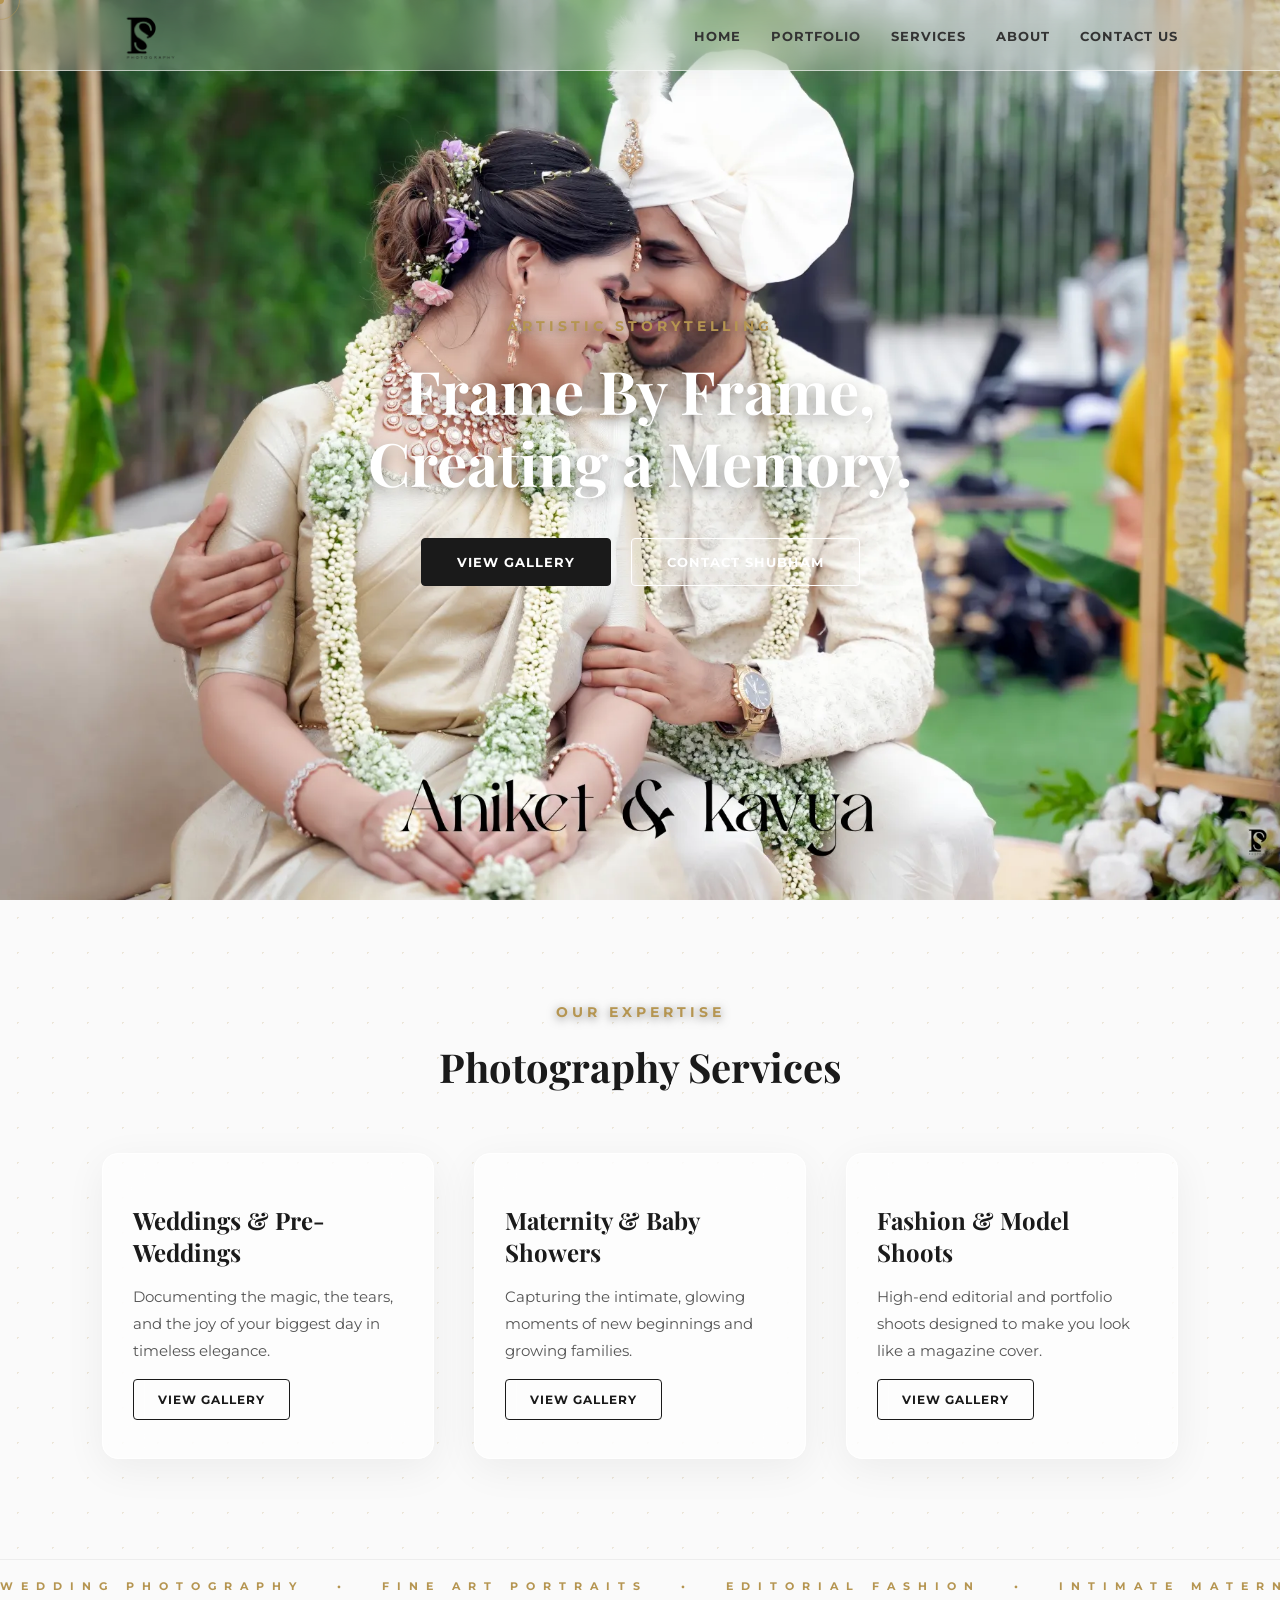
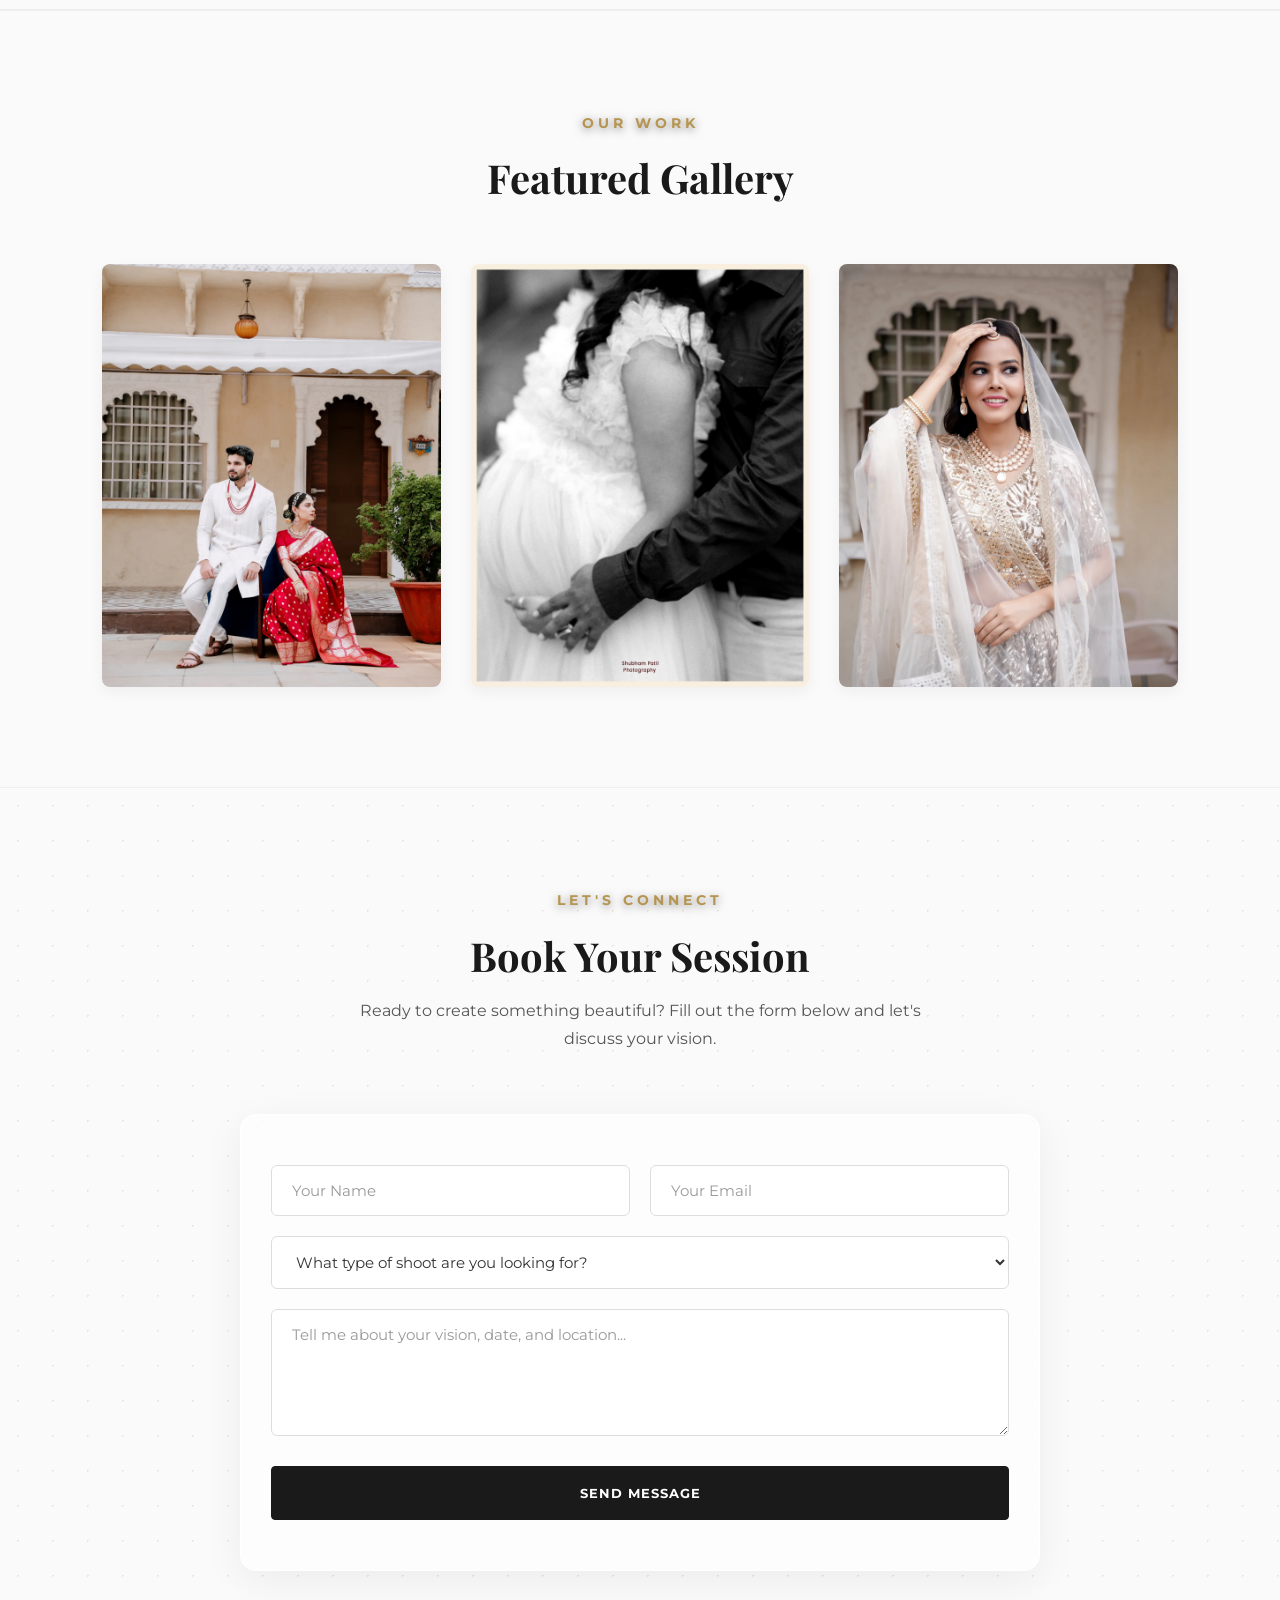
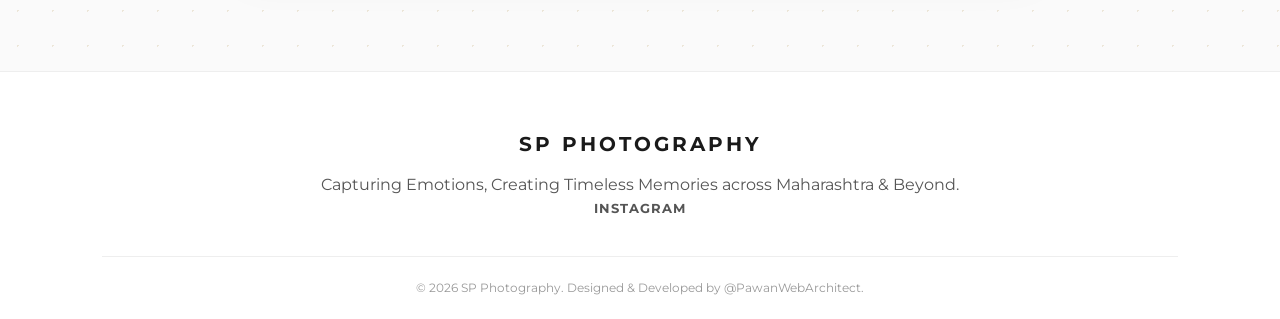
<file: index.html>
<!DOCTYPE html>
<html lang="en">
<head>
  <meta charset="UTF-8">
  <meta name="viewport" content="width=device-width, initial-scale=1.0">
  <title>SP Photography | Capturing Timeless Memories</title>

  
  <link rel="stylesheet" href="css/style.css">
</head>
<body>
    <div class="cursor-dot"></div>
    <div class="cursor-outline"></div>
    <div class="mesh-bg">
    <div class="blob color-1"></div>
    <div class="blob color-2"></div>
    <div class="blob color-3"></div>
  </div>
  <header class="hero-section">



    
<nav class="navbar">
      
      <a href="index.html" class="logo">
        <img src="assets/images/hero/logo.png" alt="SP Photography" class="nav-logo">
      </a>

      <div class="hamburger">
        <span class="bar"></span>
        <span class="bar"></span>
        <span class="bar"></span>
      </div>
      <ul class="nav-links">
        <li><a href="#home">Home</a></li>
        <li><a href="portfolio.html">Portfolio</a></li>
        <li><a href="#services">Services</a></li>
        <li><a href="about.html">About</a></li>
        <li><a href="#contact" class="nav-contact-btn">Contact Us</a></li>
      </ul>
    </nav>

    <div class="hero-content">
      <p class="subtitle">Artistic Storytelling</p>
      <h1 class="hero-title">Frame By Frame,<br>Creating a Memory.</h1>
      <div class="hero-buttons">
        <a href="#portfolio" class="btn btn-primary">View Gallery</a>
        <a href="#contact" class="btn btn-outline">Contact Shubham</a>
      </div>
    </div>
  </header>
  <section id="services" class="services-section">
    <div class="section-heading">
      <p class="subtitle">Our Expertise</p>
      <h2>Photography Services</h2>
    </div>

    <div class="services-grid">
      <div class="glass-card service-card">
        <h3>Weddings & Pre-Weddings</h3>
        <p>Documenting the magic, the tears, and the joy of your biggest day in timeless elegance.</p>
        <a href="#portfolio" class="btn btn-outline small-btn">View Gallery</a>
      </div>

      <div class="glass-card service-card">
        <h3>Maternity & Baby Showers</h3>
        <p>Capturing the intimate, glowing moments of new beginnings and growing families.</p>
        <a href="#portfolio" class="btn btn-outline small-btn">View Gallery</a>
      </div>

      <div class="glass-card service-card">
        <h3>Fashion & Model Shoots</h3>
        <p>High-end editorial and portfolio shoots designed to make you look like a magazine cover.</p>
        <a href="#portfolio" class="btn btn-outline small-btn">View Gallery</a>
      </div>
    </div>
  </section>
  <div class="marquee-container">
    <div class="marquee-content">
      <span>WEDDING PHOTOGRAPHY &nbsp; • &nbsp; FINE ART PORTRAITS &nbsp; • &nbsp; EDITORIAL FASHION &nbsp; • &nbsp; INTIMATE MATERNITY &nbsp; • &nbsp; </span>
      <span>WEDDING PHOTOGRAPHY &nbsp; • &nbsp; FINE ART PORTRAITS &nbsp; • &nbsp; EDITORIAL FASHION &nbsp; • &nbsp; INTIMATE MATERNITY &nbsp; • &nbsp; </span>
    </div>
  </div>
  <section id="portfolio" class="portfolio-section">
    <div class="section-heading">
      <p class="subtitle">Our Work</p>
      <h2>Featured Gallery</h2>
    </div>

    <div class="masonry-grid">
      
      <div class="masonry-item">
        <img src="assets/images/weddings/77.webp" alt="Wedding Couple">
        <div class="glass-overlay"><span>Weddings</span></div>
      </div>

      <div class="masonry-item">
        <img src="assets/images/maternity/15.webp" alt="Maternity Shoot">
        <div class="glass-overlay"><span>Maternity</span></div>
      </div>

      <div class="masonry-item">
        <img src="assets/images/models/213.webp" alt="Fashion Shoot">
        <div class="glass-overlay"><span>Fashion</span></div>
      </div>
      
      </div>
  </section>
  <section id="contact" class="contact-section">
    <div class="section-heading">
      <p class="subtitle">Let's Connect</p>
      <h2>Book Your Session</h2>
      <p style="text-align: center; max-width: 600px; margin: 0 auto 40px auto;">
        Ready to create something beautiful? Fill out the form below and let's discuss your vision.
      </p>
    </div>

    <div class="contact-container glass-card">
      <form action="#" class="contact-form">
        <div class="input-group">
          <input type="text" placeholder="Your Name" required>
          <input type="email" placeholder="Your Email" required>
        </div>
        
        <select required class="custom-select">
          <option value="" disabled selected>What type of shoot are you looking for?</option>
          <option value="wedding">Wedding / Pre-Wedding</option>
          <option value="maternity">Maternity / Baby Shower</option>
          <option value="fashion">Fashion / Modeling</option>
          <option value="other">Other Event</option>
        </select>
        
        <textarea rows="5" placeholder="Tell me about your vision, date, and location..." required></textarea>
        
        <button type="submit" class="btn btn-primary submit-btn">Send Message</button>
      </form>
    </div>
  </section>
  <footer class="footer">
    <div class="footer-content">
      <div class="footer-logo">SP PHOTOGRAPHY</div>
      <p>Capturing Emotions, Creating Timeless Memories across Maharashtra & Beyond.</p>
      
      <div class="social-links">
        <a href="https://www.instagram.com/_s.p_photography_films/" target="_blank">Instagram</a>

      </div>
    </div>
    <div class="footer-bottom">
      <p>&copy; 2026 SP Photography. Designed & Developed by @PawanWebArchitect.</p>
    </div>
  </footer>
  <script src="js/script.js"></script>

</body>
</html>
</file>
<file: css/style.css>
/* --- OFFLINE FONTS --- */
@font-face {
  font-family: 'Montserrat';
  src: url('../assets/fonts/Montserrat-Regular.ttf') format('truetype');
  font-weight: 400; font-style: normal; font-display: swap; 
}
@font-face {
  font-family: 'Montserrat';
  src: url('../assets/fonts/Montserrat-Bold.ttf') format('truetype');
  font-weight: 700; font-style: normal; font-display: swap;
}
@font-face {
  font-family: 'Playfair Display';
  src: url('../assets/fonts/PlayfairDisplay-Bold.ttf') format('truetype');
  font-weight: 700; font-style: normal; font-display: swap;
}

/* =========================================
   BASE STYLES & TYPOGRAPHY
========================================= */
* {
  margin: 0;
  padding: 0;
  box-sizing: border-box;
  font-family: 'Montserrat', sans-serif;
}

body {
  background-color: #FAFAFA; /* Soft off-white background */
  color: #333; /* Elegant charcoal text */
}

h1, h2, h3 {
  font-family: 'Playfair Display', serif;
  font-weight: 700;
  color: #1a1a1a;
}

p {
  font-size: 16px;
  line-height: 1.8;
  color: #555;
}

.subtitle {
  font-size: 14px;
  letter-spacing: 4px;
  margin-bottom: 15px;
  text-transform: uppercase;
  color: #B59551; /* Elegant muted gold */
  font-weight: 700;
  text-shadow: 0 2px 10px rgba(0,0,0,0.5);
}

/* =========================================
   HERO SECTION
========================================= */
.hero-section {
  position: relative;
  height: 100vh;
  width: 100%;
  background: url('../assets/images/hero/16.webp') center/cover no-repeat;
  display: flex;
  flex-direction: column;
} 




.hero-content {
  flex: 1;
  display: flex;
  flex-direction: column;
  justify-content: center;
  align-items: center;
  text-align: center;
  color: #fff; /* White text looks best over the photo */
  padding: 0 20px;
}

.hero-title {
  font-size: 60px;
  line-height: 1.2;
  margin-bottom: 40px;
  color: #fff;
  /* Added a soft shadow so the text is readable even without a dark background */
  text-shadow: 0 4px 15px rgba(0,0,0,0.4); 
}
/* --- LIGHT NAVIGATION BAR --- */
/* The Navbar Glass */
.navbar {
  position: fixed;
  top: 0; width: 100%;
  display: flex; justify-content: space-between; align-items: center;
  padding: 20px 8%; z-index: 1000;
  
  /* Super Transparent Liquid Glass */
  background: rgba(255, 255, 255, 0.2); 
  backdrop-filter: blur(25px); 
  -webkit-backdrop-filter: blur(25px); 
  border-bottom: 1px solid rgba(255, 255, 255, 0.6); 
  box-shadow: 0 4px 30px rgba(0, 0, 0, 0.05);
  transition: 0.4s ease;
}

.logo {
  display: flex;
  align-items: center;
}

/* =========================================
   THE LOGO SCALING HACK
========================================= */
.nav-logo {
  height: 30px; /* Keep this small so the navbar stays thin! */
  width: auto;
  display: block;
  
  /* THE MAGIC SIZING TRICK */
  transform: scale(5.0); /* Change this number (1.2, 1.8, 2.0) to make it massive! */
  transform-origin: left center; /* Keeps it locked to the left edge so it doesn't crash into your menu */
}
.nav-links {
  list-style: none;
  display: flex;
  gap: 30px;
  align-items: center;
}

.nav-links a {
  color: #333;
  text-decoration: none;
  font-size: 13px;
  text-transform: uppercase;
  letter-spacing: 1px;
  font-weight: 700;
  transition: 0.3s ease;
}

.nav-links a:hover {
  color: #B59551;
}

/* --- BUTTONS --- */
.hero-buttons { display: flex; gap: 20px; }

.btn {
  padding: 15px 35px;
  font-size: 13px;
  text-transform: uppercase;
  letter-spacing: 1px;
  font-weight: 700;
  text-decoration: none;
  border-radius: 4px;
  transition: all 0.3s ease;
  cursor: pointer;
}

.btn-primary {
  background: #1a1a1a;
  color: #fff;
  border: 1px solid #1a1a1a;
}

.btn-primary:hover {
  background: #B59551;
  border-color: #B59551;
  color: #fff;
}

.btn-outline {
  background: rgba(255,255,255,0.1);
  color: #fff;
  border: 1px solid #fff;
}

.btn-outline:hover {
  background: #fff;
  color: #1a1a1a;
}

/* =========================================
   SERVICES SECTION (Light Glass)
========================================= */
.services-section {
  padding: 100px 8%;
  text-align: center;
  
 background-color: transparent; 
  
  /* 2. We keep the gold dot grid for that premium texture over the blobs! */
  background-image: radial-gradient(rgba(181, 149, 81, 0.2) 1px, transparent 1px);
  background-size: 35px 35px; 
  position: relative;
}

.section-heading { margin-bottom: 60px; }
.section-heading h2 { font-size: 40px; margin-bottom: 15px; }

.services-grid {
  display: grid;
  grid-template-columns: repeat(auto-fit, minmax(300px, 1fr));
  gap: 40px;
  max-width: 1200px;
  margin: 0 auto;
}

/* Light Frosted Glass Cards */
/* =========================================
   ENHANCED LIQUID GLASS CARDS
========================================= */
.glass-card {
  /* Brighter white to stand out against the dot pattern */
  background: rgba(255, 255, 255, 0.6); 
  backdrop-filter: blur(20px); 
  -webkit-backdrop-filter: blur(20px);
  border: 1px solid rgba(255, 255, 255, 1); 
  border-radius: 16px;
  padding: 50px 30px;
  /* Slightly stronger shadow so they look like they are floating higher */
  box-shadow: 0 10px 40px rgba(0, 0, 0, 0.06); 
  transition: transform 0.4s ease, box-shadow 0.4s ease;
  text-align: left;
}

.glass-card:hover {
  transform: translateY(-10px); 
  box-shadow: 0 20px 50px rgba(181, 149, 81, 0.15); /* Soft gold shadow on hover! */
  background: rgba(255, 255, 255, 0.8); 
}

.glass-card:hover {
  transform: translateY(-10px); 
  box-shadow: 0 15px 40px 0 rgba(31, 38, 135, 0.12);
  background: rgba(255, 255, 255, 0.45); 
}

.service-card h3 { font-size: 24px; margin-bottom: 15px; }
.service-card p { margin-bottom: 25px; font-size: 15px; }

/* Invert the button for the light cards */
.small-btn {
  padding: 12px 24px;
  font-size: 12px;
  color: #1a1a1a;
  border: 1px solid #1a1a1a;
}
.small-btn:hover { background: #1a1a1a; color: #fff; }

/* =========================================
   PORTFOLIO MASONRY GALLERY (Editorial Style)
========================================= */
.portfolio-section {
  padding: 100px 8%;
  background: transparent; 
  text-align: center;
  border-top: 1px solid rgba(0,0,0,0.04);
  border-bottom: 1px solid rgba(0,0,0,0.04);
}

.masonry-grid {
  column-count: 3; 
  column-gap: 25px; /* Slightly wider gap for the editorial look */
  max-width: 1200px;
  margin: 0 auto;
}

.masonry-item {
  break-inside: avoid; 
  margin-bottom: 40px; /* Bigger margin to fit the new text below */
  position: relative;
  cursor: pointer;
}

/* The box holding the image */
.image-wrapper {
  position: relative;
  border-radius: 8px;
  overflow: hidden;
  box-shadow: 0 5px 15px rgba(0,0,0,0.05);
}

.image-wrapper img {
  width: 100%;
  height: auto;
  display: block;
  transition: transform 0.6s ease;
}

/* Ensures offline videos fit perfectly inside the grid cards */
.portfolio-video {
  width: 100%;
  height: auto; /* Keeps the aspect ratio perfect */
  display: block;
  border-radius: 8px; /* Matches the rounded corners of your photos */
}
/* Keep the glass effect on the photo when hovering */
.glass-overlay {
  position: absolute; top: 0; left: 0; width: 100%; height: 100%;
  background: rgba(255, 255, 255, 0.4); /* Faint white flash */
  backdrop-filter: blur(5px);
  opacity: 0; transition: all 0.4s ease;
}

.masonry-item:hover .image-wrapper img { transform: scale(1.05); }
.masonry-item:hover .glass-overlay { opacity: 1; }

/* THE NEW EDITORIAL LABELS */
.gallery-label {
  padding: 15px 5px 5px 5px;
  text-align: left; /* Aligns text cleanly to the left of the image */
}

.gallery-label h4 {
  font-family: 'Montserrat', sans-serif;
  font-size: 13px;
  font-weight: 700;
  text-transform: uppercase;
  letter-spacing: 2px;
  color: #1a1a1a;
  margin-bottom: 4px;
}

.gallery-label p {
  font-family: 'Montserrat', sans-serif;
  font-size: 10px; /* The small font you requested! */
  font-weight: 700;
  text-transform: uppercase;
  letter-spacing: 1px;
  color: #B59551; /* Elegant Gold */
  transition: color 0.3s ease;
}

/* Make the gold text turn dark when hovering over the whole item */
.masonry-item:hover .gallery-label p {
  color: #1a1a1a; 
}

/* =========================================
   CONTACT SECTION
========================================= */
 .contact-section {
  padding: 100px 8%;
  text-align: center;
  
  background-color: transparent; 
  
  /* 2. We keep the gold dot grid for that premium texture over the blobs! */
  background-image: radial-gradient(rgba(181, 149, 81, 0.2) 1px, transparent 1px);
  background-size: 35px 35px; 
  position: relative;
}

.contact-container {
  max-width: 800px;
  margin: 0 auto;
}

.contact-form { display: flex; flex-direction: column; gap: 20px; }
.input-group { display: flex; gap: 20px; }

input, select, textarea {
  width: 100%;
  padding: 15px 20px;
  background: #fff; 
  border: 1px solid #ddd;
  border-radius: 6px;
  color: #333;
  font-size: 15px;
  transition: all 0.3s ease;
  outline: none;
}

input::placeholder, textarea::placeholder { color: #999; }

input:focus, select:focus, textarea:focus {
  border-color: #B59551;
  box-shadow: 0 0 0 3px rgba(181, 149, 81, 0.1);
}

.submit-btn {
  margin-top: 10px;
  padding: 18px;
}

/* =========================================
   FOOTER SECTION
========================================= */
.footer {
  background: #FFFFFF; 
  text-align: center;
  padding: 60px 8% 20px;
  border-top: 1px solid #eee;
}

.footer-logo {
  font-family: 'Montserrat', sans-serif;
  font-size: 20px;
  font-weight: 700;
  letter-spacing: 3px;
  margin-bottom: 15px;
  color: #1a1a1a;
}

.social-links {
  display: flex; justify-content: center; gap: 30px; margin-bottom: 40px;
}
.social-links a { color: #555; text-decoration: none; font-size: 13px; font-weight: 700; text-transform: uppercase; letter-spacing: 1px; transition: 0.3s ease; }
.social-links a:hover { color: #B59551; }

.footer-bottom {
  border-top: 1px solid #eee;
  padding-top: 20px;
}
.footer-bottom p { font-size: 12px; color: #999; }

/* =========================================
   SCROLL REVEAL ANIMATIONS
========================================= */
.reveal-item {
  opacity: 0;
  transform: translateY(40px); 
  transition: all 0.8s cubic-bezier(0.25, 0.8, 0.25, 1); 
}
.reveal-item.active { opacity: 1; transform: translateY(0); }
/* =========================================
   CUSTOM AGENCY CURSOR
========================================= */
/* Hide the default mouse arrow completely */
body {
  cursor: none;
}

/* The tiny gold dot */
.cursor-dot {
  width: 8px;
  height: 8px;
  background-color: #B59551;
  position: fixed;
  top: 0; left: 0;
  transform: translate(-50%, -50%);
  border-radius: 50%;
  z-index: 9999;
  pointer-events: none; /* So it doesn't block clicks */
}

/* The trailing circle */
.cursor-outline {
  width: 40px;
  height: 40px;
  border: 1px solid rgba(181, 149, 81, 0.5);
  position: fixed;
  top: 0; left: 0;
  transform: translate(-50%, -50%);
  border-radius: 50%;
  z-index: 9999;
  pointer-events: none;
  transition: width 0.3s ease, height 0.3s ease, background-color 0.3s ease;
}

/* =========================================
   MINIMALIST LUXURY MARQUEE
========================================= */
.marquee-container {
  overflow: hidden;
  padding: 15px 0; /* Much thinner, elegant band */
  background: transparent; /* Let the liquid mesh show through! */
  border-top: 1px solid rgba(0,0,0,0.05);
  border-bottom: 1px solid rgba(0,0,0,0.05);
  display: flex;
  white-space: nowrap;
}

.marquee-content {
  display: inline-block;
  animation: marquee 35s linear infinite; /* Very slow, peaceful movement */
}

.marquee-content span {
  font-family: 'Montserrat', sans-serif;
  font-size: 11px; /* Tiny, elegant text */
  text-transform: uppercase;
  letter-spacing: 8px; /* Massive spacing for that luxury feel */
  margin-right: 50px;
  color: #B59551; /* Solid soft gold */
  font-weight: 700;
}

/* The continuous smooth scrolling animation */
@keyframes marquee {
  0% { transform: translateX(0); }
  100% { transform: translateX(-50%); }
}

/* =========================================
   ANIMATED LIQUID MESH BACKGROUND
========================================= */
.mesh-bg {
  position: fixed; /* Locks it to the screen */
  top: 0; left: 0;
  width: 100vw; height: 100vh;
  z-index: -1; /* Puts it behind the entire website */
  background: #FAFAFA; /* Base off-white */
  overflow: hidden;
}

.blob {
  position: absolute;
  border-radius: 50%;
  filter: blur(90px); /* THE MAGIC: Massive blur makes it look like liquid light */
  opacity: 0.6;
  animation: floatBlob 20s infinite alternate ease-in-out;
}

/* Soft Gold / Champagne */
.color-1 {
  width: 600px; height: 600px;
  background: #E8DCC4;
  top: -10%; left: -10%;
}

/* Warm Peach / Pearl */
.color-2 {
  width: 500px; height: 500px;
  background: #F4ECE6;
  bottom: -20%; right: -10%;
  animation-delay: -5s; /* Makes them move out of sync */
}

/* Very subtle cool gray to balance the warmth */
.color-3 {
  width: 700px; height: 700px;
  background: #EAEAEB;
  top: 30%; left: 40%;
  animation-delay: -10s;
}

/* The slow, elegant floating animation */
@keyframes floatBlob {
  0% { transform: translate(0px, 0px) scale(1); }
  33% { transform: translate(50px, -50px) scale(1.1); }
  66% { transform: translate(-30px, 30px) scale(0.9); }
  100% { transform: translate(0px, 0px) scale(1); }
}
/* =========================================
   INTERNAL PAGE HEADERS (For Portfolio & About)
========================================= */
.page-header {
  padding: 180px 8% 60px; /* Pushes the text down below the navbar */
  text-align: center;
  background: transparent;
}

.page-header h1 {
  font-size: 50px;
  margin-bottom: 15px;
}
/* =========================================
   PORTFOLIO FILTERS
========================================= */
.portfolio-filters {
  display: flex;
  justify-content: center;
  flex-wrap: wrap;
  gap: 15px;
  margin-bottom: 50px;
}

.filter-btn {
  padding: 10px 25px;
  background: rgba(255, 255, 255, 0.4);
  backdrop-filter: blur(10px);
  -webkit-backdrop-filter: blur(10px);
  border: 1px solid rgba(0, 0, 0, 0.1);
  border-radius: 30px; /* Pill shape */
  font-family: 'Montserrat', sans-serif;
  font-size: 13px;
  font-weight: 700;
  text-transform: uppercase;
  letter-spacing: 1px;
  color: #555;
  cursor: pointer;
  transition: all 0.3s ease;
}

.filter-btn:hover, .filter-btn.active {
  background: #1a1a1a;
  color: #fff;
  border-color: #1a1a1a;
  box-shadow: 0 5px 15px rgba(0,0,0,0.1);
}

/* Hide animation for filtered items */
.masonry-item.hide {
  display: none;
}

/* =========================================
   CINEMATIC LIGHTBOX
========================================= */
.lightbox {
  position: fixed;
  top: 0; left: 0;
  width: 100%; height: 100%;
  background: rgba(10, 10, 10, 0.95); /* Deep dark background */
  backdrop-filter: blur(25px);
  -webkit-backdrop-filter: blur(25px);
  display: flex;
  justify-content: center;
  align-items: center;
  z-index: 99999;
  opacity: 0;
  pointer-events: none;
  transition: opacity 0.4s ease;
}

.lightbox.active {
  opacity: 1;
  pointer-events: all;
}

.lightbox-img {
  max-width: 90%;
  max-height: 90%;
  border-radius: 8px;
  box-shadow: 0 20px 60px rgba(0,0,0,0.5);
  transform: scale(0.95);
  transition: transform 0.4s cubic-bezier(0.25, 0.8, 0.25, 1);
}

.lightbox.active .lightbox-img {
  transform: scale(1); /* Pops slightly when opened */
}

.lightbox-close {
  position: absolute;
  top: 30px; right: 40px;
  font-size: 50px;
  color: #fff;
  cursor: pointer;
  transition: color 0.3s ease;
}

.lightbox-close:hover {
  color: #B59551;
}
/* =========================================
   ABOUT PAGE LAYOUT
========================================= */
.about-section {
  padding: 20px 8% 120px;
  max-width: 1200px;
  margin: 0 auto;
}

.about-layout {
  display: flex;
  align-items: center;
  gap: 60px; /* Space between the photo and the glass card */
}

/* The Photo Side */
.about-image {
  flex: 1; /* Takes up half the space */
  border-radius: 16px;
  overflow: hidden;
  box-shadow: 0 20px 50px rgba(0,0,0,0.1);
  position: relative;
}

.about-image img {
  width: 100%;
  height: 100%;
  object-fit: cover;
  display: block;
}

/* The Glass Card Side */
.about-text {
  flex: 1.2; /* Takes up slightly more than half */
  padding: 60px 50px;
}

.about-text h2 {
  font-size: 36px;
  margin-bottom: 25px;
}

.about-list {
  list-style: none;
}

.about-list li {
  font-family: 'Montserrat', sans-serif;
  font-size: 14px;
  font-weight: 700;
  color: #333;
  margin-bottom: 10px;
  display: flex;
  align-items: center;
}

/* Adds a little gold bullet point */
.about-list li::before {
  content: '';
  display: inline-block;
  width: 8px;
  height: 8px;
  background-color: #B59551;
  border-radius: 50%;
  margin-right: 15px;
}


/* =========================================
   PORTFOLIO MASONRY GALLERY
========================================= */
/* =========================================
   ALTERNATING BACKGROUND (Portfolio)
========================================= */
.portfolio-section {
padding: 100px 8%;
  background: transparent; /* Pure transparency for the blobs */
  text-align: center;
  border-top: 1px solid rgba(0,0,0,0.04);
  border-bottom: 1px solid rgba(0,0,0,0.04);
}

.masonry-grid {
  column-count: 3; 
  column-gap: 20px;
  max-width: 1200px;
  margin: 0 auto;
}

.masonry-item {
  break-inside: avoid; 
  margin-bottom: 20px;
  position: relative;
  border-radius: 8px;
  overflow: hidden;
  cursor: pointer;
  box-shadow: 0 5px 15px rgba(0,0,0,0.05);
}

.masonry-item img {
  width: 100%;
  height: auto;
  display: block;
  transition: transform 0.6s ease;
}

.glass-overlay {
  position: absolute;
  top: 0; left: 0; width: 100%; height: 100%;
  background: rgba(255, 255, 255, 0.85); /* Bright white glass on hover */
  backdrop-filter: blur(5px);
  display: flex;
  justify-content: center;
  align-items: center;
  opacity: 0;
  transition: all 0.4s ease;
}

.glass-overlay span {
  color: #1a1a1a; 
  font-weight: 700;
  font-size: 18px;
  text-transform: uppercase;
  letter-spacing: 3px;
  transform: translateY(20px);
  transition: transform 0.4s ease;
}

.masonry-item:hover img { transform: scale(1.05); }
.masonry-item:hover .glass-overlay { opacity: 1; }
.masonry-item:hover .glass-overlay span { transform: translateY(0); }


/* =========================================
   CINEMATOGRAPHY VIDEO GRID
========================================= */
.video-section {
  padding: 100px 8%;
  background: transparent;
  text-align: center;
}

.video-grid {
  display: grid;
  grid-template-columns: repeat(2, 1fr); /* 2 videos side-by-side on PC */
  gap: 40px;
  max-width: 1200px;
  margin: 0 auto;
}

/* The Magic 16:9 Responsive Box */
.video-wrapper {
  position: relative;
  padding-bottom: 56.25%; /* Mathematical ratio for 16:9 widescreen */
  height: 0;
  overflow: hidden;
  padding-top: 0; /* Overrides the glass-card padding so the video fills the box */
}

.video-wrapper iframe {
  position: absolute;
  top: 0; left: 0;
  width: 100%; height: 100%;
  border-radius: 8px; /* Smooth corners inside the glass card */
}


/* =========================================
   SILENT HERO VIDEO
========================================= */



/* =========================================
   MOBILE OPTIMIZATION
========================================= */
.hamburger { display: none; cursor: pointer; }
.hamburger .bar {
  display: block; width: 25px; height: 3px; margin: 5px auto;
  background-color: #1a1a1a; /* Dark lines for light navbar */
  transition: all 0.3s ease;
}

@media (max-width: 768px) {
  .hero-section { height: 60vh; min-height: 450px; background-position: center center; }
  .hero-title { font-size: 36px; margin-bottom: 20px; }
  .section-heading h2 { font-size: 32px; }
  
  .navbar { padding: 15px 5%; }
  .services-section, .portfolio-section, .contact-section { padding: 60px 5%; }
  
  .hamburger { display: block; }
  .nav-links {
    position: absolute; top: -1000px; left: 0; width: 100%;
    background: rgba(255, 255, 255, 0.98); /* Light glass menu */
    backdrop-filter: blur(15px);
    flex-direction: column; padding: 30px 0;
    box-shadow: 0 10px 20px rgba(0,0,0,0.05);
    transition: 0.4s ease;
  }
  .nav-links li { margin: 15px 0; }
  .nav-links.active { top: 100%; }

  .hero-buttons { flex-direction: column; width: 100%; max-width: 250px; }
  .btn { width: 100%; }
  .input-group { flex-direction: column; }
  .glass-card { padding: 30px 20px; }
  .about-layout { flex-direction: column; }
}

/* =========================================
   THE BULLETPROOF CSS GRID GALLERY
========================================= */

/* 1. DESKTOP VIEW (Always 3 Perfect Columns, Left-to-Right) */
.masonry-grid {
  display: grid !important;
  grid-template-columns: repeat(3, 1fr) !important; /* 3 equal columns */
  gap: 30px !important; /* Perfect spacing between rows AND columns */
  max-width: 1200px;
  margin: 0 auto;
  align-items: start;
}

.masonry-item {
  position: relative;
  cursor: pointer;
  margin-bottom: 0 !important; 
}

/* 2. TABLET VIEW (Max Width 768px: Snaps to 2 Columns) */
@media (max-width: 768px) {
  .masonry-grid {
    grid-template-columns: repeat(2, 1fr) !important;
    gap: 20px !important;
  }
  .video-grid {
    grid-template-columns: 1fr; /* Stacks videos on top of each other on phones */
  }
}

/* 3. MOBILE VIEW (Max Width 480px: Stays 2 Columns) */
@media (max-width: 480px) {
  .masonry-grid {
    grid-template-columns: repeat(1, 1fr) !important;
    gap: 15px !important;
  }
}
</file>
